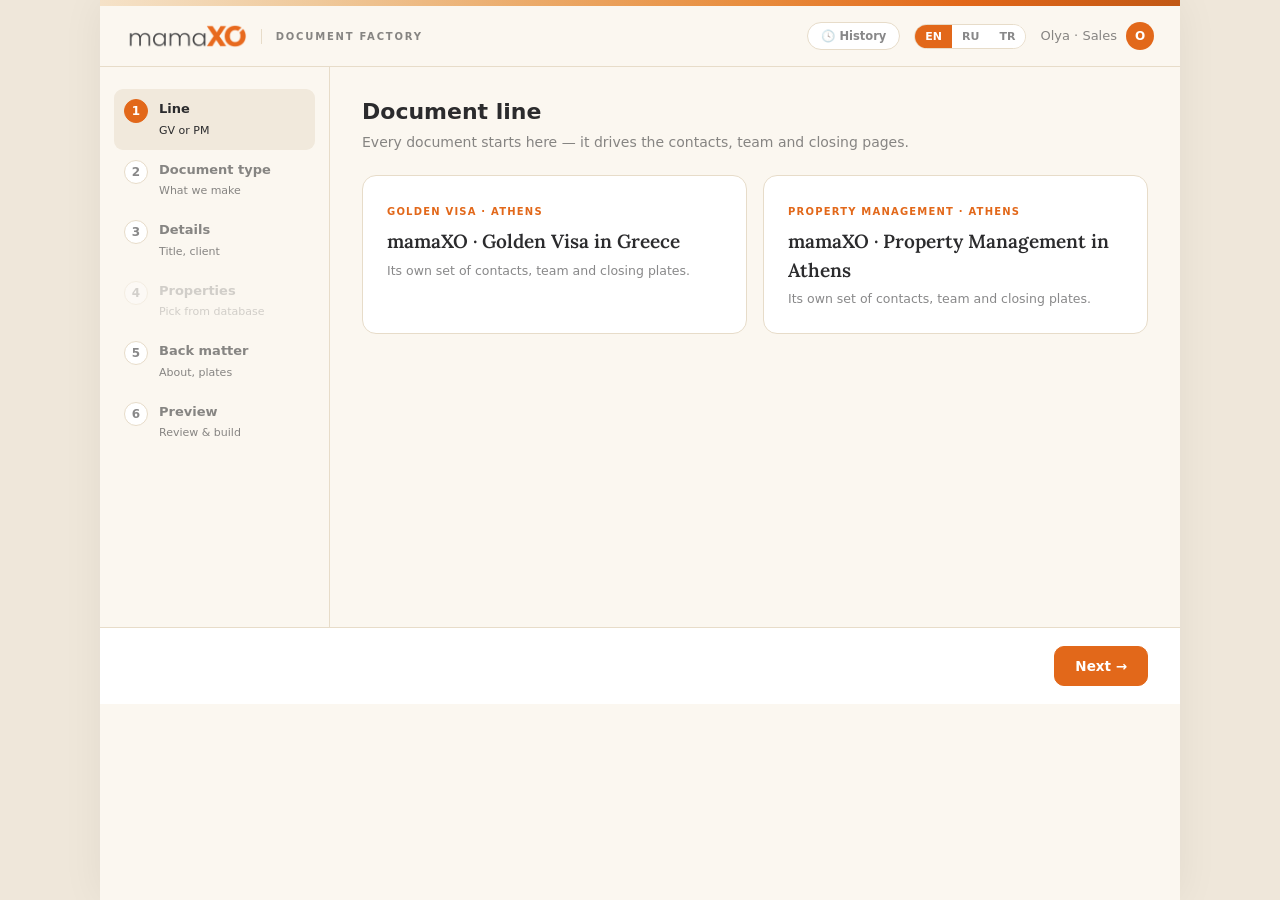
<file: index.html>
<!DOCTYPE html>
<html lang="en"><head><meta charset="utf-8"><meta name="viewport" content="width=device-width, initial-scale=1">
<title>mamaXO Document Factory — form (mockup)</title>
<link href="https://fonts.googleapis.com/css2?family=Lora:wght@500;600;700&display=swap" rel="stylesheet">
<style>
:root{--brand:#E2681A;--ink:#2B2B2D;--muted:rgba(43,43,45,.56);--paper:#FBF7F0;--panel:#F1E9DC;--line:#E7DCC9;--pos:#4F8A54;
--fd:'Archivo','Poppins','Segoe UI',system-ui,sans-serif;--ft:'Inter','Lato','Segoe UI',system-ui,sans-serif;--serif:'Lora','Georgia','Times New Roman',serif;}
*{box-sizing:border-box}body{margin:0;background:#EFE7DA;color:var(--ink);font-family:var(--ft);font-size:14px;line-height:1.5}
.app{max-width:1080px;margin:0 auto;min-height:100vh;background:var(--paper);box-shadow:0 0 40px rgba(0,0,0,.06)}
.grad{height:6px;background:linear-gradient(90deg,#F5E2C8,#EFC99B,#EBAA69,#E88D3E,#E2681A,#C15815)}
.top{display:flex;align-items:center;justify-content:space-between;padding:16px 26px;border-bottom:1px solid var(--line)}
.top .l{display:flex;align-items:center;gap:14px}.top img.logo{height:26px}
.top .tag{font-family:var(--fd);font-weight:700;font-size:10px;letter-spacing:.18em;text-transform:uppercase;color:var(--muted);border-left:1px solid var(--line);padding-left:14px}
.top .line{font-family:var(--fd);font-weight:700;font-size:11px;color:#fff;background:var(--brand);padding:4px 11px;border-radius:20px;display:none}
.top .r{display:flex;align-items:center;gap:14px}
.uilang{display:flex;border:1.5px solid var(--line);border-radius:20px;overflow:hidden}
.uilang button{border:0;background:#fff;color:var(--muted);font-family:var(--fd);font-weight:700;font-size:11px;padding:5px 10px;cursor:pointer}
.uilang button.on{background:var(--brand);color:#fff}
.user{display:flex;align-items:center;gap:9px;font-size:13px;color:var(--muted)}
.user .av{width:28px;height:28px;border-radius:50%;background:var(--brand);color:#fff;display:grid;place-items:center;font-family:var(--fd);font-weight:700;font-size:12px}
.wrap{display:flex;min-height:560px}
.rail{width:230px;flex:none;border-right:1px solid var(--line);padding:22px 14px}
.step{display:flex;gap:11px;align-items:flex-start;padding:10px 10px;border-radius:9px;cursor:pointer;color:var(--muted)}
.step .n{width:24px;height:24px;flex:none;border-radius:50%;border:1.5px solid var(--line);display:grid;place-items:center;font-family:var(--fd);font-weight:700;font-size:12px;background:#fff}
.step.on{background:var(--panel);color:var(--ink)}.step.on .n{background:var(--brand);border-color:var(--brand);color:#fff}
.step.done .n{background:var(--pos);border-color:var(--pos);color:#fff}.step.skip{opacity:.35}
.step b{font-family:var(--fd);font-weight:700;font-size:13px;display:block}.step small{font-size:11px}
.main{flex:1;padding:28px 32px;min-width:0}h1.title{font-family:var(--fd);font-weight:800;font-size:22px;margin:0 0 4px}.subtitle{color:var(--muted);margin:0 0 22px}
.types{display:flex;gap:14px;flex-wrap:wrap}
.tcard{flex:1 1 30%;min-width:150px;border:1.5px solid var(--line);border-radius:12px;padding:16px;cursor:pointer;background:#fff;transition:.12s}
.tcard:hover{border-color:#E8C79F}.tcard.sel{border-color:var(--brand);box-shadow:0 0 0 3px #FBEEDF}
.tcard .ico{font-size:22px}.tcard h3{font-family:var(--fd);font-weight:700;font-size:14.5px;margin:9px 0 4px}.tcard p{margin:0;font-size:12px;color:var(--muted)}
.lines{display:flex;gap:16px}
.lcard{flex:1;border:1.5px solid var(--line);border-radius:14px;padding:24px;cursor:pointer;background:#fff;transition:.12s}
.lcard:hover{border-color:#E8C79F}.lcard.sel{border-color:var(--brand);box-shadow:0 0 0 3px #FBEEDF}
.lcard .bg{font-family:var(--serif);font-weight:600;font-size:19px;margin:6px 0 6px}.lcard p{margin:0;font-size:12.5px;color:var(--muted)}
.lcard .pin{display:inline-block;font-family:var(--fd);font-weight:700;font-size:10px;letter-spacing:.12em;text-transform:uppercase;color:var(--brand)}
.field{margin-bottom:15px}.field label{display:block;font-family:var(--fd);font-weight:600;font-size:12px;margin-bottom:5px}
.field .lock{float:right;font-weight:600;font-size:10px;letter-spacing:.06em;text-transform:uppercase;color:var(--muted)}
.field input,.field textarea,.field select{width:100%;border:1.5px solid var(--line);border-radius:9px;padding:9px 11px;font-family:var(--ft);font-size:13.5px;background:#fff;color:var(--ink)}
.field textarea{min-height:60px;resize:vertical}.field.locked input{background:var(--panel);color:var(--muted)}
.row{display:flex;gap:14px}.row .field{flex:1}.hint{font-size:11.5px;color:var(--muted);margin-top:4px}
.filters{display:flex;gap:12px;align-items:flex-end;margin-bottom:14px;flex-wrap:wrap}.filters .field{margin:0}
.selbar{display:flex;justify-content:space-between;align-items:center;margin-bottom:12px;font-size:13px;color:var(--muted)}.selbar b{color:var(--brand);font-family:var(--fd)}
.plist{display:grid;grid-template-columns:1fr 1fr;gap:12px}
.ptile{display:flex;gap:11px;border:1.5px solid var(--line);border-radius:11px;padding:9px;background:#fff;cursor:pointer;transition:.12s}
.ptile.sel{border-color:var(--brand);box-shadow:0 0 0 3px #FBEEDF}.ptile.hide{display:none}
.ptile img{width:60px;height:60px;flex:none;object-fit:cover;border-radius:8px;background:var(--panel)}
.ptile .loc{font-size:10px;letter-spacing:.06em;text-transform:uppercase;color:var(--muted)}.ptile h4{font-family:var(--fd);font-weight:700;font-size:13px;margin:2px 0}
.ptile .pr{font-family:var(--fd);font-weight:800;color:var(--brand);font-size:13.5px}.ptile .st{font-size:10px;color:var(--muted)}
.ck{margin-left:auto;width:20px;height:20px;flex:none;border-radius:6px;border:1.5px solid var(--line);display:grid;place-items:center;color:#fff;font-size:12px}.ptile.sel .ck{background:var(--brand);border-color:var(--brand)}
.ends{display:flex;flex-direction:column;gap:12px}
.echk{display:flex;gap:12px;align-items:center;border:1.5px solid var(--line);border-radius:11px;padding:13px 15px;background:#fff;cursor:pointer}
.echk.sel{border-color:var(--brand);box-shadow:0 0 0 3px #FBEEDF}
.echk .bx{width:22px;height:22px;flex:none;border-radius:6px;border:1.5px solid var(--line);display:grid;place-items:center;color:#fff}.echk.sel .bx{background:var(--brand);border-color:var(--brand)}
.echk b{font-family:var(--fd);font-weight:700;font-size:13.5px}.echk small{color:var(--muted)}
.pvariants{display:flex;gap:12px;margin-top:6px}
.pvar{flex:1;border:1.5px solid var(--line);border-radius:11px;padding:10px;cursor:pointer;text-align:center;background:#fff;font-family:var(--fd);font-weight:700;font-size:12.5px}
.pvar.sel{border-color:var(--brand);box-shadow:0 0 0 3px #FBEEDF}.pvar .sw{height:46px;border-radius:8px;margin-bottom:7px}
.nav{display:flex;justify-content:space-between;padding:18px 32px;border-top:1px solid var(--line);background:#fff}
.btn{font-family:var(--fd);font-weight:700;font-size:13.5px;border-radius:10px;padding:11px 20px;border:1.5px solid var(--line);background:#fff;color:var(--ink);cursor:pointer}
.btn.pri{background:var(--brand);border-color:var(--brand);color:#fff}.btn.ghost{visibility:hidden}
.pv{border:1px solid var(--line);border-radius:12px;overflow:hidden;background:#fff}
.pv .cov{background:var(--paper)}.pv .cov .g{height:8px;background:linear-gradient(90deg,#F5E2C8,#EFC99B,#EBAA69,#E88D3E,#E2681A,#C15815)}
.pv .cov .cin{padding:18px 24px 0;display:flex;justify-content:space-between;align-items:flex-start}.pv .cov img.lg{height:20px}.pv .cov img.bd{height:30px}
.pv .cov .kick{color:var(--brand);font-family:var(--fd);font-weight:700;font-size:10px;letter-spacing:.2em;text-transform:uppercase;padding:14px 24px 0}
.pv .cov .tt{font-family:var(--serif);font-weight:700;font-size:25px;padding:2px 24px 0;max-width:17ch}
.pv .cov .rl{height:3px;width:54px;background:var(--brand);margin:12px 24px;border-radius:2px}
.pv .cov .mt{display:flex;gap:26px;padding:2px 24px 18px;color:var(--muted);font-size:11px}.pv .cov .mt b{display:block;color:var(--ink);font-family:var(--fd);font-size:12px}
.pv .body{padding:18px 24px}.pv .kpis{display:flex;gap:10px;margin:0 0 12px}.pv .kpi{flex:1;background:var(--panel);border:1px solid var(--line);border-radius:9px;padding:11px}
.pv .kpi .kn{font-family:var(--fd);font-weight:800;font-size:18px}.pv .kpi .kn i{color:var(--brand);font-style:normal;font-size:11px}.pv .kpi .kd{font-size:10.5px;color:var(--muted);margin-top:3px}
.pv .pg{display:grid;grid-template-columns:1fr 1fr;gap:10px}.pv .pc{border:1px solid var(--line);border-radius:10px;overflow:hidden}.pv .pc img{width:100%;height:64px;object-fit:cover;display:block}
.pv .pc .pcb{padding:7px 10px}.pv .pc .loc{font-size:9px;letter-spacing:.06em;text-transform:uppercase;color:var(--muted)}.pv .pc h5{font-family:var(--serif);font-weight:600;margin:2px 0;font-size:12px}.pv .pc .pr{font-family:var(--fd);font-weight:800;color:var(--brand);font-size:12px}
.pv p.para{font-size:12.5px;margin:.5em 0}
.endstrip{display:flex;gap:8px;padding:12px 24px 16px;flex-wrap:wrap}
.endstrip .e{border:1px solid var(--line);border-radius:8px;overflow:hidden;width:118px}
.endstrip .e .h{font-family:var(--fd);font-weight:700;font-size:9px;letter-spacing:.05em;text-transform:uppercase;color:var(--muted);padding:6px 8px;border-bottom:1px solid var(--line);background:var(--panel)}
.endstrip .e .mini{height:66px;padding:8px;font-size:8px;color:var(--muted)}.endstrip .e.about .mini{background:#fff}
.endstrip .e.svc .mini,.endstrip .e.plate .mini{background:var(--brand);color:#fff;font-family:var(--serif);display:flex;align-items:center;justify-content:center;text-align:center}
.endstrip .e.plate.photo .mini{background:#2B2B2D center/cover}
.pvfoot{background:var(--paper);border-top:1px solid var(--line);padding:12px 24px;font-size:10.5px;color:var(--muted);display:flex;justify-content:space-between}
.toast{position:fixed;left:50%;bottom:28px;transform:translateX(-50%);background:var(--ink);color:#fff;padding:13px 20px;border-radius:11px;font-family:var(--fd);font-weight:600;font-size:13.5px;display:none;align-items:center;gap:10px;box-shadow:0 10px 30px rgba(0,0,0,.25)}
.toast .d{width:9px;height:9px;border-radius:50%;background:var(--pos)}
</style></head><body>
<div class="app"><div class="grad"></div>
<div class="top"><div class="l"><img class="logo" src="[data-uri]"><span class="tag">Document Factory</span><span class="line" id="linechip"></span></div>
<div class="r"><button id="histbtn" onclick="toggleHist()" style="border:1.5px solid var(--line);background:#fff;border-radius:20px;padding:6px 13px;font-family:var(--fd);font-weight:700;font-size:11.5px;color:var(--muted);cursor:pointer"></button><div class="uilang" id="uilang"></div><div class="user" id="userchip"></div></div></div>
<div class="wrap"><div class="rail" id="rail"></div><div class="main" id="main"></div></div>
<div class="nav"><button class="btn ghost" id="back" onclick="go(-1)"></button><button class="btn pri" id="next" onclick="go(1)"></button></div></div>
<div class="toast" id="toast"><span class="d"></span> <span id="toasttext"></span></div>
<script>
const ASSETS={"LOGO": "[data-uri]", "BADGE": "[data-uri]", "P1": "[data-uri]", "P2": "[data-uri]", "P3": "[data-uri]", "P4": "[data-uri]", "P5": "[data-uri]", "P6": "[data-uri]"};const T={"en": {"user": "Olya · Sales", "back": "← Back", "next": "Next →", "gen": "Generate PDF ✓", "steps": [["Line", "GV or PM"], ["Document type", "What we make"], ["Details", "Title, client"], ["Properties", "Pick from database"], ["Back matter", "About, plates"], ["Preview", "Review & build"]], "s0t": "Document line", "s0s": "Every document starts here — it drives the contacts, team and closing pages.", "lineDesc": "Its own set of contacts, team and closing plates.", "s1t": "What are we making?", "s1s": "Any document type — the design is applied automatically. Not listed? Pick “Other”.", "customLabel": "Document type name", "customPh": "e.g. “Investment review for a bank”", "types": {"catalogue": ["Property catalogue", "A shortlist from the database"], "report": ["Report / study", "Cover, sections, figures, tables"], "onepager": ["One-pager / offer", "A short client document"], "proposal": ["Proposal / deck", "A multi-page proposal"], "guide": ["Guide / how-to", "Step-by-step client material"], "custom": ["Other (custom)", "Any document — set a name"]}, "s2t": "Document details", "s2s": "Content fields. Brand data (logo, legal entity, contacts) is filled by the system.", "fLang": "Document language", "fTitle": "Title", "fClient": "Client", "fDate": "Date", "fRef": "Ref", "fLead": "Intro / lead", "leadPh": "One short paragraph: what this is and the key takeaway.", "locked": "Contacts & legal entity", "lockedTag": "🔒 from system", "hint": "Locked fields come from brand.config for the chosen line — they can’t be mixed up.", "s3t": "Properties from the database", "s3s": "Filter and tick properties — the cards build themselves.", "fMax": "Max price", "fStatus": "Status", "optAny": "Any", "noLimit": "No limit", "found": "Found", "selected": "Selected", "s4t": "Back matter", "s4s": "The standard closing pages for the {line} line. Tick what to include.", "eAbout": "About — “Why mamaXO”", "eAboutS": "What we do + the team ({line})", "eSvc": "“We stay with you”", "eSvcS": "Orange after-purchase services page", "ePlate": "Contact plate", "ePlateS": "Always last — choose a variant:", "vOrange": "Orange", "vPhoto": "Photo", "s5t": "Preview", "s5s": "This is how the document goes to PDF — in the corporate design, nothing to set.", "pClient": "Client", "pDate": "Date", "pRef": "Ref", "pEnd": "Back matter", "pAbout": "About", "pSvc": "Services", "pContacts": "Contacts", "toast": "compiled in the corporate design"}, "ru": {"user": "Оля · Sales", "back": "← Назад", "next": "Далее →", "gen": "Сгенерировать PDF ✓", "steps": [["Направление", "GV или PM"], ["Тип документа", "Что собираем"], ["Данные", "Заголовок, клиент"], ["Объекты", "Выбор из базы"], ["Финальные страницы", "About, плашки"], ["Превью", "Проверить и собрать"]], "s0t": "Направление документа", "s0s": "С этого начинается любой документ — от него зависят контакты, команда и финальные страницы.", "lineDesc": "Свой набор контактов, команды и финальных плашек.", "s1t": "Что делаем?", "s1s": "Любой тип документа — дизайн подставится сам. Не нашлось нужного — «Другой».", "customLabel": "Название типа документа", "customPh": "Напр. «Инвестиционный обзор для банка»", "types": {"catalogue": ["Каталог объектов", "Подборка объектов из базы"], "report": ["Отчёт / исследование", "Обложка, разделы, цифры, таблицы"], "onepager": ["Одностраничник / оффер", "Короткий документ клиенту"], "proposal": ["Предложение / презентация", "Многостраничное предложение"], "guide": ["Гайд / инструкция", "Пошаговый материал"], "custom": ["Другой (свой)", "Любой документ — задай название"]}, "s2t": "Данные документа", "s2s": "Поля контента. Бренд-данные (лого, юрлицо, контакты) подставятся из системы.", "fLang": "Язык документа", "fTitle": "Заголовок", "fClient": "Клиент", "fDate": "Дата", "fRef": "Ref", "fLead": "Вступление / lead", "leadPh": "Короткий абзац: о чём документ и главный вывод.", "locked": "Контакты и юрлицо", "lockedTag": "🔒 из системы", "hint": "Заблокированные поля берутся из brand.config под выбранное направление — их нельзя перепутать.", "s3t": "Объекты из базы", "s3s": "Отфильтруй и отметь объекты — карточки соберутся автоматически.", "fMax": "Цена не выше", "fStatus": "Статус", "optAny": "Любой", "noLimit": "Без лимита", "found": "Найдено", "selected": "Выбрано", "s4t": "Финальные страницы", "s4s": "Стандартный «хвост» документа под направление {line}. Отметь, что включить.", "eAbout": "О компании — «Why mamaXO»", "eAboutS": "Что мы делаем + команда ({line})", "eSvc": "«We stay with you»", "eSvcS": "Оранжевая страница услуг после покупки", "ePlate": "Контактная плашка", "ePlateS": "Всегда в конце — выбери вариант:", "vOrange": "Оранжевая", "vPhoto": "С фото", "s5t": "Превью", "s5s": "Так документ уйдёт в PDF — в корпоративном дизайне, ничего не настраивая.", "pClient": "Клиент", "pDate": "Дата", "pRef": "Ref", "pEnd": "Финальные страницы", "pAbout": "О компании", "pSvc": "Услуги", "pContacts": "Контакты", "toast": "собран в корпоративном дизайне"}, "tr": {"user": "Olya · Satış", "back": "← Geri", "next": "İleri →", "gen": "PDF oluştur ✓", "steps": [["Yön", "GV / PM"], ["Belge türü", "Ne yapıyoruz"], ["Bilgiler", "Başlık, müşteri"], ["Mülkler", "Veritabanından seç"], ["Kapanış sayfaları", "Hakkımızda, kartlar"], ["Önizleme", "Kontrol et ve oluştur"]], "s0t": "Belge yönü", "s0s": "Her belge burada başlar — iletişim, ekip ve kapanış sayfalarını belirler.", "lineDesc": "Kendi iletişim, ekip ve kapanış kartları.", "s1t": "Ne yapıyoruz?", "s1s": "Her tür belge — tasarım otomatik uygulanır. Listede yok mu? “Diğer”.", "customLabel": "Belge türü adı", "customPh": "Örn. “Banka için yatırım incelemesi”", "types": {"catalogue": ["Mülk kataloğu", "Veritabanından bir seçki"], "report": ["Rapor / araştırma", "Kapak, bölümler, rakamlar, tablolar"], "onepager": ["Tek sayfa / teklif", "Kısa müşteri belgesi"], "proposal": ["Teklif / sunum", "Çok sayfalı teklif"], "guide": ["Rehber / kılavuz", "Adım adım materyal"], "custom": ["Diğer (özel)", "Herhangi bir belge — ad ver"]}, "s2t": "Belge bilgileri", "s2s": "İçerik alanları. Marka verileri (logo, tüzel kişi, iletişim) sistem tarafından doldurulur.", "fLang": "Belge dili", "fTitle": "Başlık", "fClient": "Müşteri", "fDate": "Tarih", "fRef": "Ref", "fLead": "Giriş / özet", "leadPh": "Kısa bir paragraf: konu ve ana çıkarım.", "locked": "İletişim ve tüzel kişi", "lockedTag": "🔒 sistemden", "hint": "Kilitli alanlar seçilen yön için brand.config’ten gelir — karıştırılamaz.", "s3t": "Veritabanından mülkler", "s3s": "Filtrele ve işaretle — kartlar kendiliğinden oluşur.", "fMax": "Azami fiyat", "fStatus": "Durum", "optAny": "Hepsi", "noLimit": "Sınırsız", "found": "Bulundu", "selected": "Seçildi", "s4t": "Kapanış sayfaları", "s4s": "{line} yönü için standart kapanış sayfaları. Nelerin ekleneceğini seç.", "eAbout": "Hakkımızda — “Why mamaXO”", "eAboutS": "Ne yaptığımız + ekip ({line})", "eSvc": "“We stay with you”", "eSvcS": "Satın alma sonrası turuncu hizmet sayfası", "ePlate": "İletişim kartı", "ePlateS": "Her zaman en sonda — bir varyant seç:", "vOrange": "Turuncu", "vPhoto": "Fotoğraflı", "s5t": "Önizleme", "s5s": "Belge PDF’e böyle gider — kurumsal tasarımda, ayar gerekmez.", "pClient": "Müşteri", "pDate": "Tarih", "pRef": "Ref", "pEnd": "Kapanış sayfaları", "pAbout": "Hakkımızda", "pSvc": "Hizmetler", "pContacts": "İletişim", "toast": "kurumsal tasarımda oluşturuldu"}};
const PROFILES={golden_visa:{name:"Golden Visa",kick:"Golden Visa · Athens",title:"mamaXO · Golden Visa in Greece",email:"info@mamaxo.gr",phone:"+30 694 44 59 538"},
 property_management:{name:"Property Management",kick:"Property Management · Athens",title:"mamaXO · Property Management in Athens",email:"info@mamaxo.gr",phone:"+30 694 44 59 538"}};
const PROPS=[{n:"Zorba 14",loc:"Athens Center · Plateia Attikis",price:250000,bd:1,m:"24",st:"Coming Soon",img:"P1"},{n:"3S Athens",loc:"Central Athens · 3is Septemvriou",price:250000,bd:1,m:"45",st:"Coming Soon",img:"P2"},{n:"Plaza Residences",loc:"Kerameikos, Athens",price:250000,bd:1,m:"30",st:"Coming Soon",img:"P3"},{n:"F7",loc:"Piraeus · Filonos 7",price:250000,bd:1,m:"—",st:"Available",img:"P4"},{n:"Afea Residence",loc:"Agia Marina, Aegina",price:250000,bd:1,m:"28",st:"Coming Soon",img:"P5"},{n:"L22",loc:"Central Athens",price:225750,bd:0,m:"—",st:"Coming Soon",img:"P6"},{n:"Domus Residence",loc:"Acharnes, Athens",price:240000,bd:1,m:"75",st:"Coming Soon",img:"P1"},{n:"T18",loc:"Central Athens",price:263000,bd:1,m:"—",st:"Coming Soon",img:"P2"},{n:"Avenue Residence",loc:"Gerakas, Athens",price:419000,bd:3,m:"120",st:"Available",img:"P3"}];
const TYPEICO={catalogue:"🏠",report:"📊",onepager:"📄",proposal:"📑",guide:"📘",custom:"✏️"};
let ui="en";
let S={view:null,line:null,type:null,typeCustom:"",step:0,fields:{title:"",client:"",date:"31 Jul 2026",ref:"",lead:""},lang:"en",maxprice:250000,status:"any",sel:new Set(),ends:{about:true,svc:false,plate:"orange"},sections:[{type:"text",title:"",text:"",table:"",image:""}],format:"pdf"};
let reached=0;
function L(){return T[ui]}
function isCat(){return S.type==="catalogue"}
function jump(i){if(i<=reached&&!(i===3&&!isCat())){S.step=i;render();}}
function setUi(l){ui=l;render();}
function renderTop(){let h="";["en","ru","tr"].forEach(l=>h+=`<button class="${ui===l?'on':''}" onclick="setUi('${l}')">${l.toUpperCase()}</button>`);document.getElementById('uilang').innerHTML=h;
 document.getElementById('userchip').innerHTML=`${L().user} <span class="av">${L().user[0]}</span>`;}
function renderRail(){const st=L().steps;let h="";st.forEach((s,i)=>{let cls="step";if(i===S.step)cls+=" on";else if(i<=reached&&i<S.step)cls+=" done";if(i===3&&!isCat())cls="step skip";
 h+=`<div class="${cls}" onclick="jump(${i})"><span class="n">${(i<S.step&&!(i===3&&!isCat()))?'✓':i+1}</span><span><b>${s[0]}</b><small>${s[1]}</small></span></div>`;});document.getElementById('rail').innerHTML=h;}
function renderMain(){const l=L();let h="";
if(S.view==='history'){var arr=histGet();h+=`<h1 class="title">${CT[ui].histTitle}</h1><p class="subtitle">${CT[ui].histSub}</p>`;if(!arr.length){h+=`<div style="color:var(--muted);padding:14px 0">${CT[ui].histEmpty}</div>`;}else{arr.forEach(function(e){var ln=e.line==='golden_visa'?'Golden Visa':'Property Management';h+=`<div style="display:flex;align-items:center;gap:10px;border:1.5px solid var(--line);border-radius:11px;padding:11px 14px;margin-bottom:10px;background:#fff">`+`<div style="flex:1;min-width:0"><div style="font-family:var(--serif);font-weight:600;font-size:14px">${escT(e.title)||'—'}</div>`+`<div style="font-size:11px;color:var(--muted)">${ln} · ${e.type} · ${(e.format||'pdf').toUpperCase()} · ${e.ts}</div></div>`+`<button onclick="histOpen('${e.id}')" style="border:1.5px solid var(--brand);background:#FBEEDF;color:var(--brand);border-radius:8px;padding:7px 14px;font-family:var(--fd);font-weight:700;font-size:12px;cursor:pointer">${CT[ui].histOpen}</button>`+`<button onclick="histDel('${e.id}')" title="✕" style="border:1.5px solid var(--line);background:#fff;border-radius:8px;padding:7px 11px;cursor:pointer;color:#B23A2E;font-size:13px">✕</button></div>`;});}document.getElementById('main').innerHTML=h;return;}
 if(S.step===0){h+=`<h1 class="title">${l.s0t}</h1><p class="subtitle">${l.s0s}</p><div class="lines">`;
  for(const k in PROFILES){const p=PROFILES[k];h+=`<div class="lcard ${S.line===k?'sel':''}" onclick="pickLine('${k}')"><span class="pin">${p.kick}</span><div class="bg">${p.title}</div><p>${l.lineDesc}</p></div>`;}h+=`</div>`;}
 else if(S.step===1){h+=`<h1 class="title">${l.s1t}</h1><p class="subtitle">${l.s1s}</p><div class="types">`;
  for(const k in TYPEICO){const t=l.types[k];h+=`<div class="tcard ${S.type===k?'sel':''}" onclick="pick('${k}')"><div class="ico">${TYPEICO[k]}</div><h3>${t[0]}</h3><p>${t[1]}</p></div>`;}h+=`</div>`;
  if(S.type==='custom')h+=`<div class="field" style="margin-top:16px"><label>${l.customLabel}</label><input value="${S.typeCustom}" oninput="S.typeCustom=this.value" placeholder="${l.customPh}"></div>`;}
 else if(S.step===2){h+=`<h1 class="title">${l.s2t}</h1><p class="subtitle">${l.s2s}</p>`;
  h+=`<div class="row"><div class="field"><label>${l.fLang}</label><select onchange="S.lang=this.value"><option value="en" ${S.lang=='en'?'selected':''}>English</option><option value="ru" ${S.lang=='ru'?'selected':''}>Русский</option><option value="tr" ${S.lang=='tr'?'selected':''}>Türkçe</option></select></div><div class="field" style="flex:2"></div></div>`;
  h+=`<div class="field"><label>${l.fTitle}</label><input value="${S.fields.title}" oninput="S.fields.title=this.value" placeholder="${isCat()?'Athens portfolio up to €250,000':''}"></div>`;
  h+=`<div class="row"><div class="field"><label>${l.fClient}</label><input value="${S.fields.client}" oninput="S.fields.client=this.value" placeholder="Mr. Benjamin"></div><div class="field"><label>${l.fDate}</label><input value="${S.fields.date}" oninput="S.fields.date=this.value"></div><div class="field"><label>${l.fRef}</label><input value="${S.fields.ref}" oninput="S.fields.ref=this.value" placeholder="GV-250-0731"></div></div>`;
  if(!isCat()){h+=`<div class="field"><label>${l.fLead}</label><textarea oninput="S.fields.lead=this.value" placeholder="${l.leadPh}">${escT(S.fields.lead)}</textarea></div>`;h+=`<div style="font-family:var(--fd);font-weight:700;font-size:12.5px;margin:12px 0 8px">${CT[ui].sec}</div>`;S.sections.forEach((sec,i)=>{var ty=sec.type||'text';h+=`<div style="border:1.5px solid var(--line);border-radius:11px;padding:12px;margin-bottom:10px;background:#fff"><div style="display:flex;gap:8px;align-items:flex-end"><div class="field" style="flex:1;margin:0"><label>${CT[ui].st}</label><input value="${escA(sec.title)}" oninput="S.sections[${i}].title=this.value"></div><button onclick="rmSection(${i})" title="${CT[ui].rm}" style="border:1.5px solid var(--line);background:#fff;border-radius:8px;padding:9px 11px;cursor:pointer;color:var(--muted)">✕</button></div>`;h+=`<div style="display:flex;gap:6px;margin:10px 0 8px">`+[['text',CT[ui].tText],['table',CT[ui].tTable],['image',CT[ui].tPhoto]].map(function(o){return `<button onclick="S.sections[${i}].type='${o[0]}';renderMain()" style="border:1.5px solid ${ty===o[0]?'var(--brand)':'var(--line)'};background:${ty===o[0]?'#FBEEDF':'#fff'};color:${ty===o[0]?'var(--brand)':'var(--muted)'};border-radius:8px;padding:6px 12px;font-family:var(--fd);font-weight:700;font-size:11.5px;cursor:pointer">${o[1]}</button>`}).join('')+`</div>`;if(ty==='table'){if(!sec.grid||!sec.grid.length)sec.grid=[['',''],['','']];var g=sec.grid;var sbtn='border:1.5px solid var(--line);background:#fff;border-radius:8px;padding:7px 12px;font-family:var(--fd);font-weight:700;font-size:12px;cursor:pointer;color:var(--ink)';h+=`<label style="display:block;font-family:var(--fd);font-weight:600;font-size:12px;margin-bottom:5px">${CT[ui].tTable}</label><table style="border-collapse:collapse;width:100%;margin-bottom:8px">`;g.forEach(function(row,r){h+=`<tr>`;row.forEach(function(cell,c){h+=`<td style="border:1px solid var(--line);padding:0"><input value="${escA(cell)}" oninput="S.sections[${i}].grid[${r}][${c}]=this.value" style="border:0;width:100%;padding:7px 8px;font-family:var(--ft);font-size:12.5px;background:${r===0?'var(--panel)':'#fff'};font-weight:${r===0?'700':'400'}"></td>`;});h+=`<td style="padding:0 4px;text-align:center"><button onclick="gridDelRow(${i},${r})" title="${CT[ui].delRow}" style="border:0;background:none;color:var(--muted);cursor:pointer;font-size:13px">✕</button></td></tr>`;});h+=`</table><div style="display:flex;gap:8px;flex-wrap:wrap;margin-bottom:10px"><button onclick="gridAddRow(${i})" style="${sbtn}">+ ${CT[ui].row}</button><button onclick="gridAddCol(${i})" style="${sbtn}">+ ${CT[ui].col}</button><button onclick="gridDelCol(${i})" style="${sbtn}">− ${CT[ui].col}</button></div><div style="font-size:11.5px;color:var(--muted);margin-bottom:5px">${CT[ui].pasteHint}</div><textarea id="pst${i}" placeholder="${CT[ui].pastePh}" style="width:100%;min-height:46px;border:1.5px solid var(--line);border-radius:8px;padding:8px;font-family:var(--ft);font-size:12px"></textarea><button onclick="gridPaste(${i})" style="${sbtn};margin-top:6px">${CT[ui].pasteBtn}</button>`;}else if(ty==='image'){h+=`<input type="file" accept="image/*" id="imgf${i}" style="display:none" onchange="readImg(${i},this)"><label for="imgf${i}" style="display:inline-block;border:1.5px dashed var(--brand);color:var(--brand);border-radius:9px;padding:9px 14px;font-family:var(--fd);font-weight:700;font-size:12px;cursor:pointer">${CT[ui].addImg}</label>`+(sec.image?`<div><img src="${sec.image}" style="max-height:110px;border-radius:8px;margin-top:8px"></div>`:'')+`<div class="field" style="margin:8px 0 0"><label>${CT[ui].caption}</label><input value="${escA(sec.text)}" oninput="S.sections[${i}].text=this.value"></div>`;}else{h+=`<div class="field" style="margin:0"><label>${CT[ui].sb}</label><textarea oninput="S.sections[${i}].text=this.value" placeholder="${CT[ui].sbph}">${escT(sec.text)}</textarea></div>`;}h+=`</div>`;});h+=`<button onclick="addSection()" style="border:1.5px dashed var(--brand);background:#fff;border-radius:9px;padding:10px 14px;font-family:var(--fd);font-weight:700;font-size:12.5px;cursor:pointer;color:var(--brand)">+ ${CT[ui].add}</button>`;}
  const pr=PROFILES[S.line];h+=`<div class="field locked"><label>${l.locked} <span class="lock">${l.lockedTag} · ${pr.name}</span></label><input value="mamaXO … I.K.E. · ${pr.email} · ${pr.phone} · Athens" disabled></div><p class="hint">${l.hint}</p>`;}
 else if(S.step===3){h+=`<h1 class="title">${l.s3t}</h1><p class="subtitle">${l.s3s}</p>`;
  h+=`<div class="filters"><div class="field"><label>${l.fMax}</label><select onchange="S.maxprice=+this.value;renderMain()"><option value="250000" ${S.maxprice==250000?'selected':''}>€250,000</option><option value="300000" ${S.maxprice==300000?'selected':''}>€300,000</option><option value="99999999" ${S.maxprice>1e6?'selected':''}>${l.noLimit}</option></select></div><div class="field"><label>${l.fStatus}</label><select onchange="S.status=this.value;renderMain()"><option value="any" ${S.status=='any'?'selected':''}>${l.optAny}</option><option value="Available" ${S.status=='Available'?'selected':''}>Available</option><option value="Coming Soon" ${S.status=='Coming Soon'?'selected':''}>Coming Soon</option></select></div></div>`;
  const vis=PROPS.filter(p=>p.price<=S.maxprice&&(S.status=='any'||p.st==S.status));h+=`<div class="selbar"><span>${l.found}: ${vis.length}</span><span>${l.selected}: <b>${S.sel.size}</b></span></div><div class="plist">`;
  PROPS.forEach((p,i)=>{const show=p.price<=S.maxprice&&(S.status=='any'||p.st==S.status);h+=`<div class="ptile ${S.sel.has(i)?'sel':''} ${show?'':'hide'}" onclick="tog(${i})"><img src="${ASSETS[p.img]}"><div><div class="loc">${p.loc}</div><h4>${p.n}</h4><div class="pr">from €${p.price.toLocaleString('en-US')}</div><div class="st">${p.st} · ${p.bd?p.bd+' bd':'Studio'} · ${p.m} m²</div></div><div class="ck">${S.sel.has(i)?'✓':''}</div></div>`;});h+=`</div>`;}
 else if(S.step===4){const nm=PROFILES[S.line].name;h+=`<h1 class="title">${l.s4t}</h1><p class="subtitle">${l.s4s.replace('{line}',nm)}</p><div class="ends">`;
  h+=`<div class="echk ${S.ends.about?'sel':''}" onclick="S.ends.about=!S.ends.about;renderMain()"><div class="bx">${S.ends.about?'✓':''}</div><div><b>${l.eAbout}</b><br><small>${l.eAboutS.replace('{line}',nm)}</small></div></div>`;
  h+=`<div class="echk ${S.ends.svc?'sel':''}" onclick="S.ends.svc=!S.ends.svc;renderMain()"><div class="bx">${S.ends.svc?'✓':''}</div><div><b>${l.eSvc}</b><br><small>${l.eSvcS}</small></div></div>`;
  h+=`<div class="echk sel" style="cursor:default"><div class="bx">✓</div><div style="flex:1"><b>${l.ePlate}</b><br><small>${l.ePlateS}</small><div class="pvariants"><div class="pvar ${S.ends.plate=='orange'?'sel':''}" onclick="event.stopPropagation();S.ends.plate='orange';renderMain()"><div class="sw" style="background:var(--brand)"></div>${l.vOrange}</div><div class="pvar ${S.ends.plate=='photo'?'sel':''}" onclick="event.stopPropagation();S.ends.plate='photo';renderMain()"><div class="sw" style="background:#2B2B2D"></div>${l.vPhoto}</div></div></div></div>`;h+=`</div>`;}
 else if(S.step===5){h+=`<h1 class="title">${l.s5t}</h1><p class="subtitle">${l.s5s}</p>`;h+=`<div style="display:flex;gap:10px;align-items:center;margin-bottom:14px"><span style="font-family:var(--fd);font-weight:700;font-size:12.5px">${CT[ui].fmt}:</span><button class="pvar ${S.format=='pdf'?'sel':''}" style="flex:0 0 auto;padding:8px 18px" onclick="S.format='pdf';render()">PDF</button><button class="pvar ${S.format=='docx'?'sel':''}" style="flex:0 0 auto;padding:8px 18px" onclick="S.format='docx';render()">Word</button></div>`;h+=renderPreview();}
 document.getElementById('main').innerHTML=h;}
function renderPreview(){const l=L();const pr=PROFILES[S.line];const title=S.fields.title||(isCat()?'Athens portfolio up to €250,000':(S.type==='custom'&&S.typeCustom?S.typeCustom:(l.types[S.type]?l.types[S.type][0]:'')));
 let body="";if(isCat()){const chosen=[...S.sel].map(i=>PROPS[i]);const list=chosen.length?chosen:PROPS.slice(0,4);body=`<div class="pg">`+list.map(p=>`<div class="pc"><img src="${ASSETS[p.img]}"><div class="pcb"><div class="loc">${p.loc}</div><h5>${p.n}</h5><div class="pr">from €${p.price.toLocaleString('en-US')}</div></div></div>`).join('')+`</div>`;}
 else{var secs=S.sections.filter(function(x){return x.title||x.text||x.table||x.image});body=(S.fields.lead?`<p class="para" style="font-size:13px;color:var(--muted)">${escT(S.fields.lead)}</p>`:'')+(secs.length?secs.map(function(x){return `<h5 style="font-family:var(--serif);font-weight:600;font-size:14px;margin:10px 0 3px">${escT(x.title)||'—'}</h5><p class="para" style="margin:0;color:var(--muted)">${x.type==='table'?'[table]':(x.type==='image'?'[photo]':escT((x.text||'').split(String.fromCharCode(10))[0]))}</p>`}).join(''):`<p class="para" style="opacity:.5">Add sections in “Details”…</p>`);}
 let strip="";if(S.ends.about)strip+=`<div class="e about"><div class="h">${l.pAbout}</div><div class="mini">Why mamaXO</div></div>`;if(S.ends.svc)strip+=`<div class="e svc"><div class="h">${l.pSvc}</div><div class="mini">We stay with you</div></div>`;
 strip+=`<div class="e plate ${S.ends.plate=='photo'?'photo':''}"><div class="h">${l.pContacts} · ${S.ends.plate=='photo'?l.vPhoto:l.vOrange}</div><div class="mini" ${S.ends.plate=='photo'?`style="background-image:url('${ASSETS.P4}')"`:''}>${(pr.title.split('·')[1]||'').trim()}</div></div>`;
 return `<div class="pv"><div class="cov"><div class="g"></div><div class="cin"><img class="lg" src="${ASSETS.LOGO}"><img class="bd" src="${ASSETS.BADGE}"></div><div class="kick">${pr.kick}</div><div class="tt">${title}</div><div class="rl"></div><div class="mt"><div><span>${l.pClient}</span><b>${S.fields.client||'—'}</b></div><div><span>${l.pDate}</span><b>${S.fields.date}</b></div><div><span>${l.pRef}</span><b>${S.fields.ref||'—'}</b></div></div></div><div class="body">${body}</div><div style="padding:0 24px"><div style="font-family:var(--fd);font-weight:700;font-size:10px;letter-spacing:.14em;text-transform:uppercase;color:var(--muted)">${l.pEnd}</div></div><div class="endstrip">${strip}</div><div class="pvfoot"><span>${pr.title.replace('mamaXO · ','')} · ${pr.email} · ${pr.phone}</span><span>${S.lang.toUpperCase()} · © 2026 mamaXO … I.K.E.</span></div></div>`;}
function pickLine(k){S.line=k;render()}function pick(k){S.type=k;render()}function tog(i){S.sel.has(i)?S.sel.delete(i):S.sel.add(i);renderMain();renderRail();}
function go(d){if(S.view==='history'){if(d<0){S.view=null;}render();return;}if(d>0){if(S.step===0&&!S.line)return;if(S.step===1&&!S.type)return;if(S.step===2&&!isCat()){S.step=4;}else if(S.step===5){submitDoc();return;}else S.step++;}else{if(S.step===4&&!isCat()){S.step=2;}else S.step=Math.max(0,S.step-1);}reached=Math.max(reached,S.step);render();}
const CT={en:{sec:'Document content — sections',st:'Section heading',sb:'Section text',sbph:'Type the content of this section. Press Enter for a new paragraph.',add:'Add section',fmt:'Output format',tText:'Text',tTable:'Table',tPhoto:'Photo',tablePh:'One row per line. Separate columns with | . First row = headers.',addImg:'Choose photo',caption:'Caption (optional)',rm:'Remove section',row:'Row',col:'Column',delRow:'Remove row',pasteHint:'Or paste a table copied from Excel / Google Sheets:',pastePh:'Paste here, then press “Fill from paste”',pasteBtn:'Fill from paste',histBtn:'History',histTitle:'Document history',histSub:'Your recent documents, saved on this device. Open to reuse and re-download, or remove.',histEmpty:'No documents yet. Generate one and it will appear here.',histOpen:'Open',newDoc:'New document'},ru:{sec:'Содержание документа — разделы',st:'Заголовок раздела',sb:'Текст раздела',sbph:'Впиши содержание раздела. Enter — новый абзац.',add:'Добавить раздел',fmt:'Формат файла',tText:'Текст',tTable:'Таблица',tPhoto:'Фото',tablePh:'Одна строка на линию. Колонки разделяй | . Первая строка — заголовки.',addImg:'Выбрать фото',caption:'Подпись (необязательно)',rm:'Удалить раздел',row:'Строка',col:'Столбец',delRow:'Удалить строку',pasteHint:'Или вставь таблицу, скопированную из Excel / Google Sheets:',pastePh:'Вставь сюда и нажми «Заполнить из вставки»',pasteBtn:'Заполнить из вставки',histBtn:'История',histTitle:'История документов',histSub:'Недавние документы, сохранены на этом устройстве. Открой, чтобы повторить и перескачать, или удали.',histEmpty:'Пока пусто. Собери документ — он появится здесь.',histOpen:'Открыть',newDoc:'Новый документ'},tr:{sec:'Belge içeriği — bölümler',st:'Bölüm başlığı',sb:'Bölüm metni',sbph:'Bu bölümün içeriğini yazın. Yeni paragraf için Enter.',add:'Bölüm ekle',fmt:'Dosya biçimi',tText:'Metin',tTable:'Tablo',tPhoto:'Fotoğraf',tablePh:'Her satır bir satıra. Sütunları | ile ayırın. İlk satır başlık.',addImg:'Fotoğraf seç',caption:'Açıklama (isteğe bağlı)',rm:'Bölümü kaldır',row:'Satır',col:'Sütun',delRow:'Satırı sil',pasteHint:'Veya Excel / Google Sheets’ten kopyalanan tabloyu yapıştır:',pastePh:'Buraya yapıştır, sonra “Yapıştırdan doldur”',pasteBtn:'Yapıştırdan doldur',histBtn:'Geçmiş',histTitle:'Belge geçmişi',histSub:'Bu cihazda kayıtlı son belgeler. Yeniden kullanmak için aç veya kaldır.',histEmpty:'Henüz belge yok. Bir tane oluştur, burada görünsün.',histOpen:'Aç',newDoc:'Yeni belge'}};function escA(s){return (s||'').replace(/&/g,'&amp;').replace(/"/g,'&quot;')}function escT(s){return (s||'').replace(/&/g,'&amp;').replace(/</g,'&lt;')}function addSection(){S.sections.push({type:'text',title:'',text:'',table:'',image:''});renderMain();}function readImg(i,inp){var f=inp.files&&inp.files[0];if(!f)return;var r=new FileReader();r.onload=function(e){S.sections[i].image=e.target.result;renderMain();};r.readAsDataURL(f);}function gridAddRow(i){var g=S.sections[i].grid;var n=(g[0]||['']).length;var nr=[];for(var k=0;k<n;k++)nr.push('');g.push(nr);renderMain();}function gridAddCol(i){S.sections[i].grid.forEach(function(r){r.push('');});renderMain();}function gridDelRow(i,r){var g=S.sections[i].grid;if(g.length>1)g.splice(r,1);renderMain();}function gridDelCol(i){S.sections[i].grid.forEach(function(r){if(r.length>1)r.pop();});renderMain();}function gridPaste(i){var el=document.getElementById('pst'+i);if(!el)return;var txt=el.value.replace(/\s+$/,'');if(!txt.trim())return;var rows=txt.split(/\r?\n/).map(function(line){var sep=line.indexOf('\t')>=0?'\t':'|';return line.split(sep).map(function(c){return c.trim();});});S.sections[i].grid=rows;renderMain();}function histGet(){try{return JSON.parse(localStorage.getItem('mamaxo_history')||'[]');}catch(e){return[];}}function histSet(a){try{localStorage.setItem('mamaxo_history',JSON.stringify(a));}catch(e){if(a.length>1){a.pop();histSet(a);}}}function histSave(p){var a=histGet();a.unshift({id:''+Date.now()+Math.floor(Math.random()*1000),ts:new Date().toLocaleString(),title:p.title||'',type:p.type,line:p.line,format:p.format||'pdf',payload:p});if(a.length>25)a=a.slice(0,25);histSet(a);}function histDel(id){histSet(histGet().filter(function(e){return e.id!==id;}));renderMain();}function toggleHist(){S.view=S.view==='history'?null:'history';render();}function histOpen(id){var e=histGet().filter(function(x){return x.id===id;})[0];if(!e)return;var p=e.payload;S.line=p.line;S.type=p.type;S.typeCustom=p.typeCustom||'';S.fields={title:p.title||'',client:p.client||'',date:p.date||'',ref:p.ref||'',lead:p.lead||''};S.lang=p.lang||'en';S.sel=new Set(p.selected||[]);S.ends=p.ends||{about:true,svc:false,plate:'orange'};S.sections=(p.sections&&p.sections.length)?p.sections:[{type:'text',title:'',text:'',table:'',image:''}];S.format=p.format||'pdf';reached=5;S.view=null;S.step=5;render();}function rmSection(i){S.sections.splice(i,1);if(!S.sections.length)S.sections.push({type:'text',title:'',text:'',table:'',image:''});renderMain();}function submitDoc(){const payload={line:S.line,type:S.type,typeCustom:S.typeCustom,title:S.fields.title,client:S.fields.client,date:S.fields.date,ref:S.fields.ref,lang:S.lang,lead:S.fields.lead,sections:S.sections,format:S.format,selected:[...S.sel],ends:S.ends};const btn=document.getElementById('next');const old=btn.innerText;btn.innerText='…';btn.disabled=true;fetch('/generate',{method:'POST',headers:{'Content-Type':'application/json'},body:JSON.stringify(payload)}).then(r=>{if(!r.ok)throw 0;return r.blob();}).then(b=>{const u=URL.createObjectURL(b);const a=document.createElement('a');a.href=u;a.download=((S.fields.client||'document').replace(/\s+/g,'_'))+'_'+S.type+(S.format==='docx'?'.docx':'.pdf');document.body.appendChild(a);a.click();a.remove();URL.revokeObjectURL(u);try{histSave(payload);}catch(e){}document.getElementById('toasttext').innerText=a.download+' — '+L().toast;const t=document.getElementById('toast');t.style.display='flex';setTimeout(()=>t.style.display='none',3600);}).catch(()=>{alert('Generation failed — check you are signed in.');}).finally(()=>{btn.innerText=old;btn.disabled=false;});}
function render(){renderTop();renderRail();renderMain();document.getElementById('back').style.visibility=S.step===0?'hidden':'visible';document.getElementById('back').innerText=L().back;document.getElementById('next').innerText=S.step===5?(S.format==='docx'?'Generate Word ✓':L().gen):L().next;const lc=document.getElementById('linechip');if(S.line){lc.style.display='inline-block';lc.innerText=PROFILES[S.line].name;}else lc.style.display='none';var hb=document.getElementById('histbtn');if(hb){hb.innerText='\u{1F553} '+CT[ui].histBtn;var on=S.view==='history';hb.style.color=on?'#fff':'var(--muted)';hb.style.background=on?'var(--brand)':'#fff';hb.style.borderColor=on?'var(--brand)':'var(--line)';}var nx=document.getElementById('next'),bk=document.getElementById('back');if(S.view==='history'){nx.style.display='none';bk.style.visibility='visible';bk.innerText='+ '+CT[ui].newDoc;}else{nx.style.display='';}}
render();
</script></body></html>
</file>
